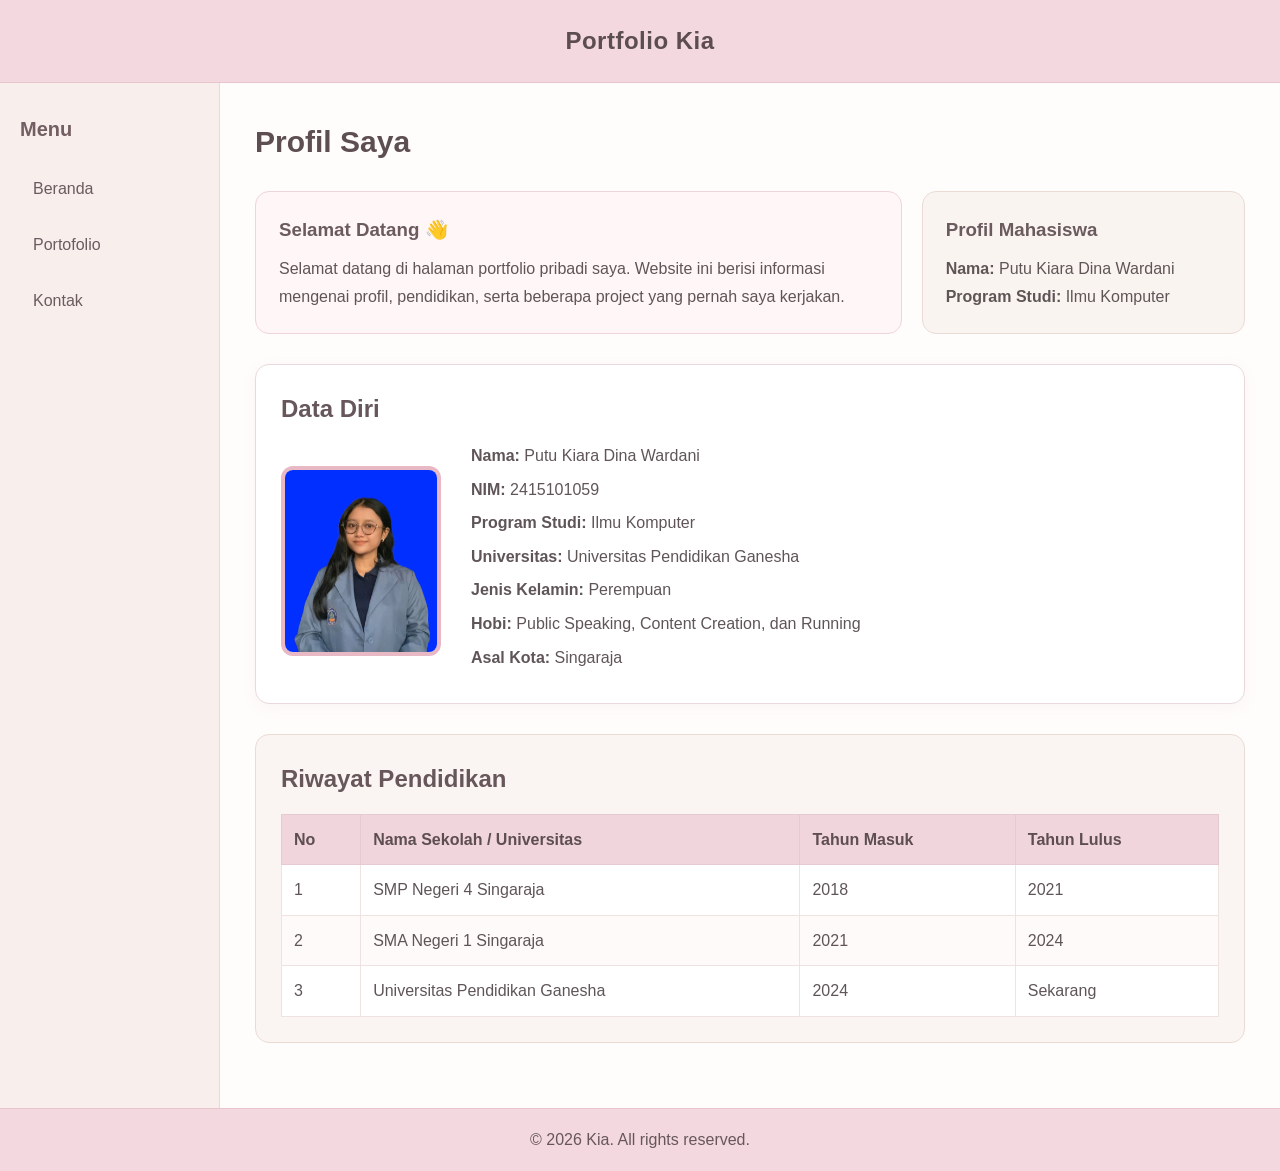
<file: index.html>
<!DOCTYPE html>
<html lang="id">

<head>
    <meta charset="UTF-8">
    <meta name="viewport" content="width=device-width, initial-scale=1.0">

    <meta name="description" content="Portfolio pribadi Kia - Mahasiswa Ilmu Komputer">
    <meta name="author" content="Kia">

    <title>Portfolio Kia</title>

    <link rel="stylesheet" href="style.css">
</head>

<body>

    <!-- Header -->
    <header>
        <h2>Portfolio Kia</h2>
    </header>


    <!-- Layout utama -->
    <div class="container">

        <!-- Sidebar / Menu -->
        <aside>
            <h3>Menu</h3>

            <ul>
                <li>
                    <a href="index.html">Beranda</a>
                </li>

                <li>
                    <a href="portfolio.html">Portofolio</a>
                </li>

                <li>
                    <a href="kontak.html">Kontak</a>
                </li>
            </ul>
        </aside>


        <!-- Isi halaman -->
        <main>

            <h1>Profil Saya</h1>

            <!-- Bagian sambutan -->
            <section class="welcome">

                <div>
                    <h3>Selamat Datang 👋</h3>

                    <p>
                        Selamat datang di halaman portfolio pribadi saya.
                        Website ini berisi informasi mengenai profil,
                        pendidikan, serta beberapa project yang pernah saya kerjakan.
                    </p>
                </div>

                <div>
                    <h3>Profil Mahasiswa</h3>

                    <p>
                        <strong>Nama:</strong> Putu Kiara Dina Wardani
                    </p>

                    <p>
                        <strong>Program Studi:</strong> Ilmu Komputer
                    </p>
                </div>

            </section>


            <!-- Data diri -->
            <section class="data-diri">

                <h2>Data Diri</h2>

                <div class="profile">

                    <!-- Foto -->
                    <div class="foto">
                        <img src="images/foto-kia.jpg" alt="Foto Kia">
                    </div>

                    <!-- Informasi -->
                    <div class="informasi">

                        <p>
                            <strong>Nama:</strong>
                            Putu Kiara Dina Wardani
                        </p>

                        <p>
                            <strong>NIM:</strong>
                            2415101059
                        </p>

                        <p>
                            <strong>Program Studi:</strong>
                            Ilmu Komputer
                        </p>

                        <p>
                            <strong>Universitas:</strong>
                            Universitas Pendidikan Ganesha
                        </p>

                        <p>
                            <strong>Jenis Kelamin:</strong>
                            Perempuan
                        </p>

                        <p>
                            <strong>Hobi:</strong>
                            Public Speaking, Content Creation, dan Running
                        </p>

                        <p>
                            <strong>Asal Kota:</strong>
                            Singaraja
                        </p>

                    </div>

                </div>

            </section>


            <!-- Riwayat Pendidikan -->
            <section class="pendidikan">

                <h2>Riwayat Pendidikan</h2>

                <table>

                    <thead>
                        <tr>
                            <th>No</th>
                            <th>Nama Sekolah / Universitas</th>
                            <th>Tahun Masuk</th>
                            <th>Tahun Lulus</th>
                        </tr>
                    </thead>

                    <tbody>

                        <tr>
                            <td>1</td>
                            <td>SMP Negeri 4 Singaraja</td>
                            <td>2018</td>
                            <td>2021</td>
                        </tr>

                        <tr>
                            <td>2</td>
                            <td>SMA Negeri 1 Singaraja</td>
                            <td>2021</td>
                            <td>2024</td>
                        </tr>

                        <tr>
                            <td>3</td>
                            <td>Universitas Pendidikan Ganesha</td>
                            <td>2024</td>
                            <td>Sekarang</td>
                        </tr>

                    </tbody>

                </table>

            </section>

        </main>

    </div>


    <!-- Footer -->
    <footer>
        <p>© 2026 Kia. All rights reserved.</p>
    </footer>

</body>

</html>
</file>
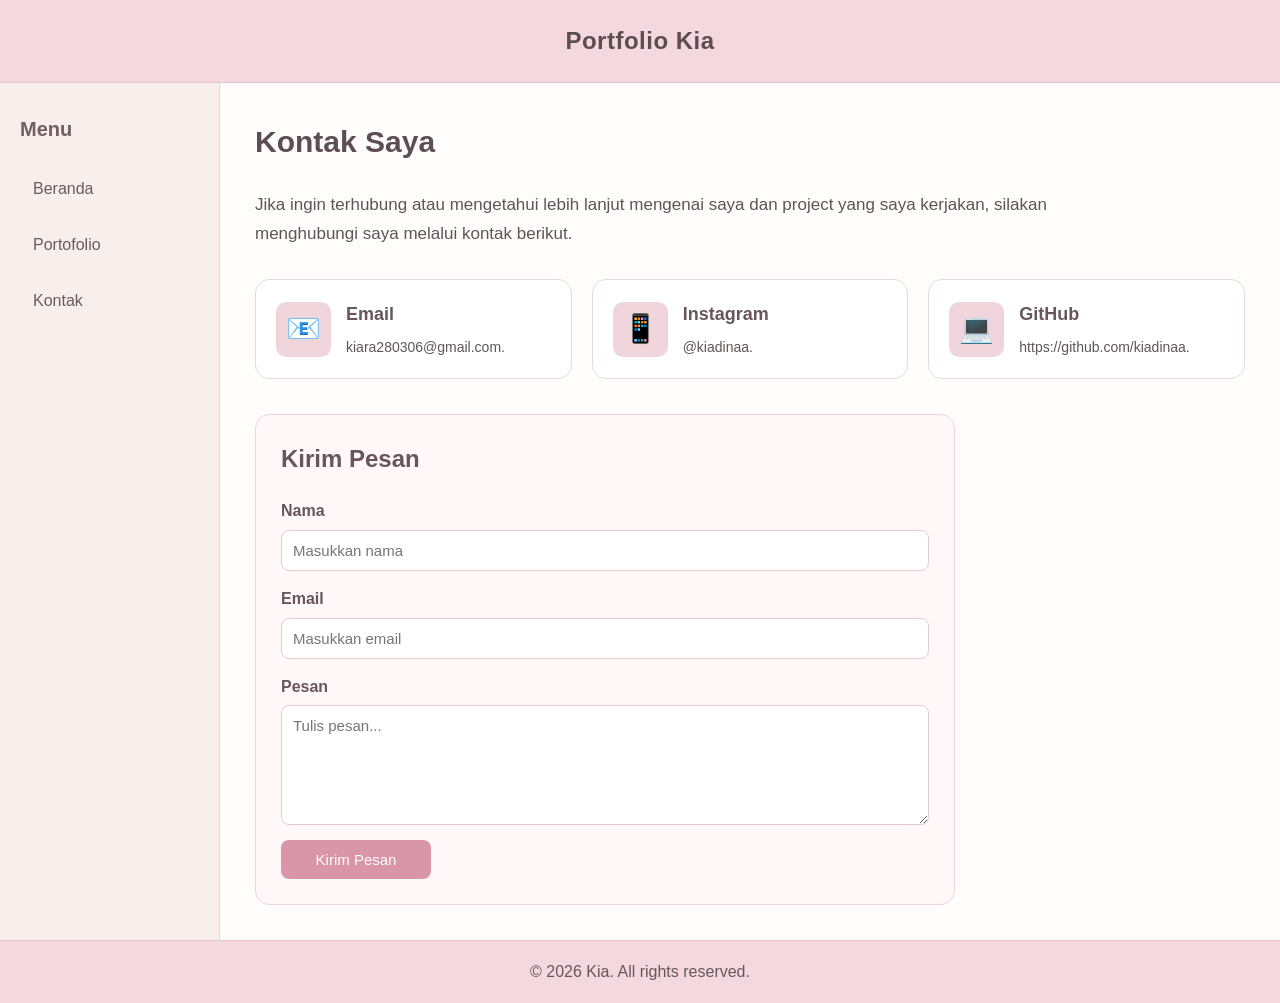
<file: kontak.html>
<!DOCTYPE html>
<html lang="id">

<head>
    <meta charset="UTF-8">
    <meta name="viewport" content="width=device-width, initial-scale=1.0">

    <meta name="description" content="Kontak Kia">
    <meta name="author" content="Kia">

    <title>Kontak - Kia</title>

    <link rel="stylesheet" href="style.css">
</head>

<body>

    <!-- Header -->
    <header>
        <h2>Portfolio Kia</h2>
    </header>


    <!-- Layout utama -->
    <div class="container">

        <!-- Sidebar -->
        <aside>
            <h3>Menu</h3>

            <ul>
                <li>
                    <a href="index.html">Beranda</a>
                </li>

                <li>
                    <a href="portfolio.html">Portofolio</a>
                </li>

                <li>
                    <a href="kontak.html">Kontak</a>
                </li>
            </ul>
        </aside>


        <!-- Isi halaman -->
        <main>

            <h1>Kontak Saya</h1>

            <p class="portfolio-intro">
                Jika ingin terhubung atau mengetahui lebih lanjut
                mengenai saya dan project yang saya kerjakan,
                silakan menghubungi saya melalui kontak berikut.
            </p>


            <!-- Informasi Kontak -->
            <section class="contact-section">

                <div class="contact-card">

                    <div class="contact-icon">
                        📧
                    </div>

                    <div>
                        <h2>Email</h2>
                        <p>kiara280306@gmail.com.</p>
                    </div>

                </div>


                <div class="contact-card">

                    <div class="contact-icon">
                        📱
                    </div>

                    <div>
                        <h2>Instagram</h2>
                        <p>@kiadinaa.</p>
                    </div>

                </div>


                <div class="contact-card">

                    <div class="contact-icon">
                        💻
                    </div>

                    <div>
                        <h2>GitHub</h2>
                        <p>https://github.com/kiadinaa.</p>
                    </div>

                </div>

            </section>


            <!-- Form Kontak -->
            <section class="contact-form">

                <h2>Kirim Pesan</h2>

                <form>

                    <label for="nama">Nama</label>
                    <input type="text" id="nama" name="nama"
                        placeholder="Masukkan nama">

                    <label for="email">Email</label>
                    <input type="email" id="email" name="email"
                        placeholder="Masukkan email">

                    <label for="pesan">Pesan</label>
                    <textarea id="pesan" name="pesan"
                        placeholder="Tulis pesan..."></textarea>

                    <button type="submit">
                        Kirim Pesan
                    </button>

                </form>

            </section>

        </main>

    </div>


    <!-- Footer -->
    <footer>
        <p>© 2026 Kia. All rights reserved.</p>
    </footer>

</body>

</html>
</file>
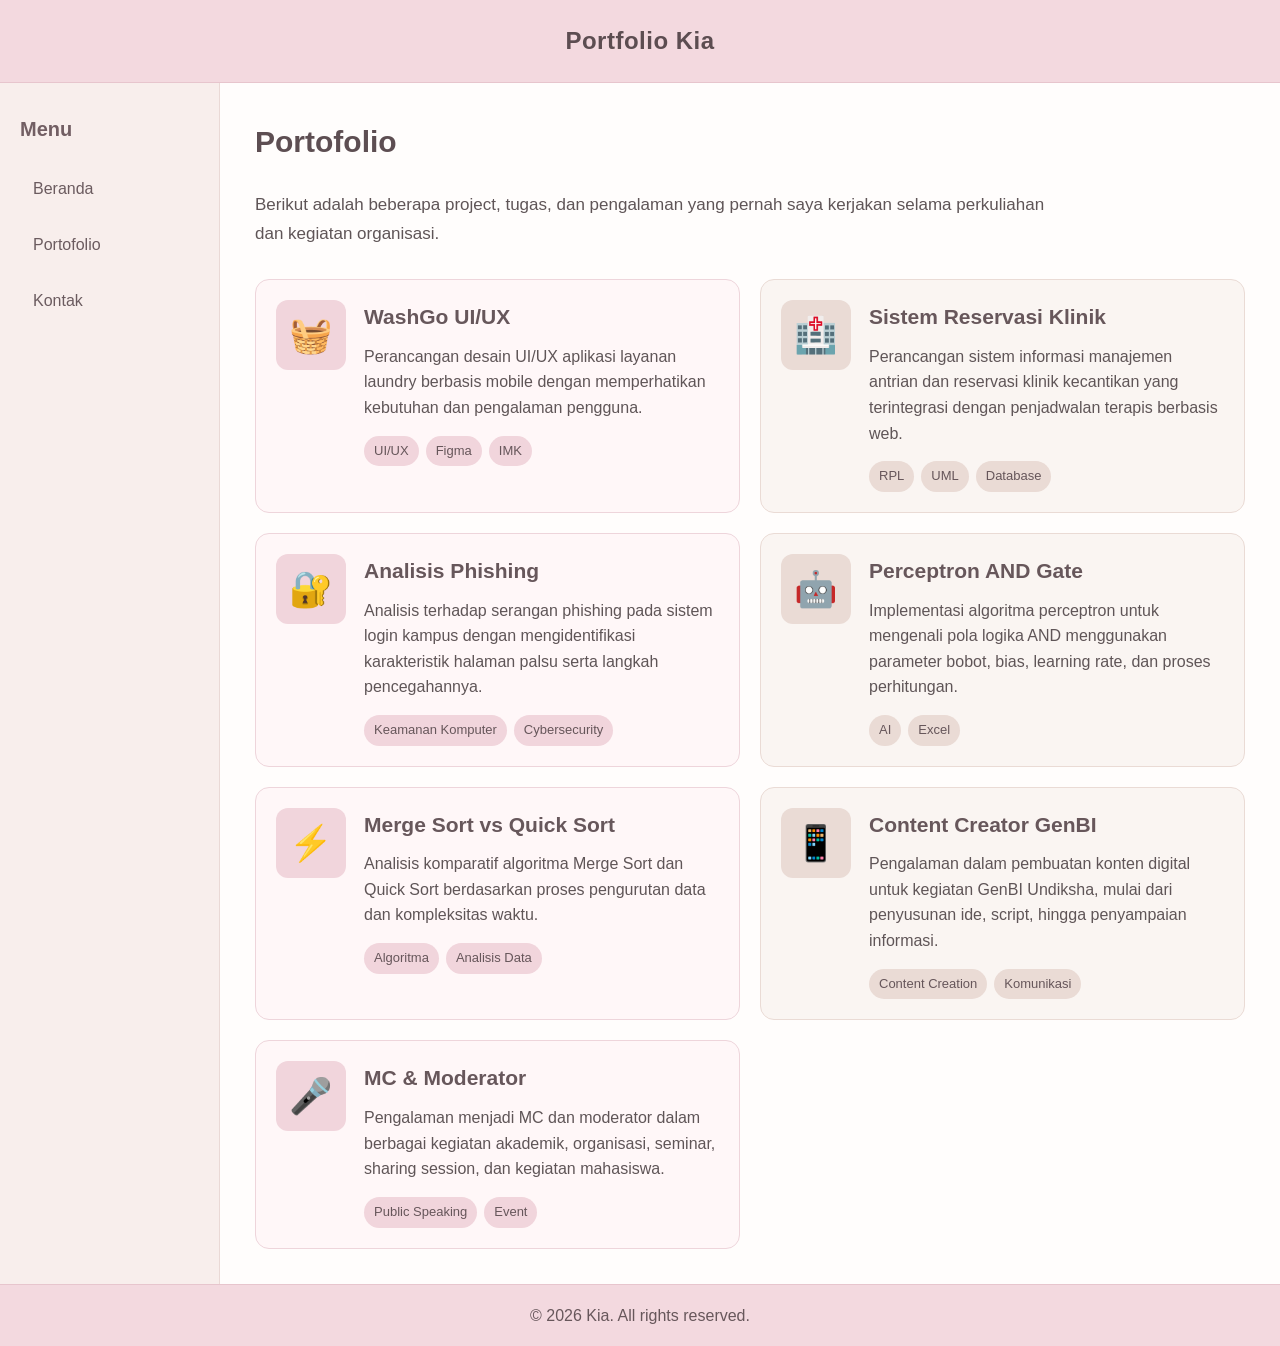
<file: portfolio.html>
<!DOCTYPE html>
<html lang="id">

<head>
    <meta charset="UTF-8">
    <meta name="viewport" content="width=device-width, initial-scale=1.0">

    <meta name="description" content="Portfolio project dan pengalaman Kia">
    <meta name="author" content="Kia">

    <title>Portofolio - Kia</title>

    <link rel="stylesheet" href="style.css">
</head>

<body>

    <!-- Header -->
    <header>
        <h2>Portfolio Kia</h2>
    </header>


    <!-- Layout utama -->
    <div class="container">

        <!-- Sidebar -->
        <aside>
            <h3>Menu</h3>

            <ul>
                <li>
                    <a href="index.html">Beranda</a>
                </li>

                <li>
                    <a href="portfolio.html">Portofolio</a>
                </li>

                <li>
                    <a href="kontak.html">Kontak</a>
                </li>
            </ul>
        </aside>


        <!-- Isi halaman -->
        <main>

            <h1>Portofolio</h1>

            <p class="portfolio-intro">
                Berikut adalah beberapa project, tugas, dan pengalaman
                yang pernah saya kerjakan selama perkuliahan dan kegiatan organisasi.
            </p>


            <!-- Daftar Project -->
            <section class="project-grid">


                <!-- Project 1 -->
                <div class="project-card">

                    <div class="project-icon">
                        🧺
                    </div>

                    <div class="project-content">

                        <h2>WashGo UI/UX</h2>

                        <p>
                            Perancangan desain UI/UX aplikasi layanan laundry
                            berbasis mobile dengan memperhatikan kebutuhan dan
                            pengalaman pengguna.
                        </p>

                        <div class="project-tags">
                            <span>UI/UX</span>
                            <span>Figma</span>
                            <span>IMK</span>
                        </div>

                    </div>

                </div>


                <!-- Project 2 -->
                <div class="project-card">

                    <div class="project-icon">
                        🏥
                    </div>

                    <div class="project-content">

                        <h2>Sistem Reservasi Klinik</h2>

                        <p>
                            Perancangan sistem informasi manajemen antrian dan
                            reservasi klinik kecantikan yang terintegrasi dengan
                            penjadwalan terapis berbasis web.
                        </p>

                        <div class="project-tags">
                            <span>RPL</span>
                            <span>UML</span>
                            <span>Database</span>
                        </div>

                    </div>

                </div>


                <!-- Project 3 -->
                <div class="project-card">

                    <div class="project-icon">
                        🔐
                    </div>

                    <div class="project-content">

                        <h2>Analisis Phishing</h2>

                        <p>
                            Analisis terhadap serangan phishing pada sistem
                            login kampus dengan mengidentifikasi karakteristik
                            halaman palsu serta langkah pencegahannya.
                        </p>

                        <div class="project-tags">
                            <span>Keamanan Komputer</span>
                            <span>Cybersecurity</span>
                        </div>

                    </div>

                </div>


                <!-- Project 4 -->
                <div class="project-card">

                    <div class="project-icon">
                        🤖
                    </div>

                    <div class="project-content">

                        <h2>Perceptron AND Gate</h2>

                        <p>
                            Implementasi algoritma perceptron untuk mengenali
                            pola logika AND menggunakan parameter bobot,
                            bias, learning rate, dan proses perhitungan.
                        </p>

                        <div class="project-tags">
                            <span>AI</span>
                            <span>Excel</span>
                        </div>

                    </div>

                </div>


                <!-- Project 5 -->
                <div class="project-card">

                    <div class="project-icon">
                        ⚡
                    </div>

                    <div class="project-content">

                        <h2>Merge Sort vs Quick Sort</h2>

                        <p>
                            Analisis komparatif algoritma Merge Sort dan
                            Quick Sort berdasarkan proses pengurutan data
                            dan kompleksitas waktu.
                        </p>

                        <div class="project-tags">
                            <span>Algoritma</span>
                            <span>Analisis Data</span>
                        </div>

                    </div>

                </div>


                <!-- Project 6 -->
                <div class="project-card">

                    <div class="project-icon">
                        📱
                    </div>

                    <div class="project-content">

                        <h2>Content Creator GenBI</h2>

                        <p>
                            Pengalaman dalam pembuatan konten digital untuk
                            kegiatan GenBI Undiksha, mulai dari penyusunan
                            ide, script, hingga penyampaian informasi.
                        </p>

                        <div class="project-tags">
                            <span>Content Creation</span>
                            <span>Komunikasi</span>
                        </div>

                    </div>

                </div>


                <!-- Project 7 -->
                <div class="project-card">

                    <div class="project-icon">
                        🎤
                    </div>

                    <div class="project-content">

                        <h2>MC & Moderator</h2>

                        <p>
                            Pengalaman menjadi MC dan moderator dalam berbagai
                            kegiatan akademik, organisasi, seminar, sharing
                            session, dan kegiatan mahasiswa.
                        </p>

                        <div class="project-tags">
                            <span>Public Speaking</span>
                            <span>Event</span>
                        </div>

                    </div>

                </div>


            </section>

        </main>

    </div>


    <!-- Footer -->
    <footer>
        <p>© 2026 Kia. All rights reserved.</p>
    </footer>

</body>

</html>
</file>
<file: style.css>
* {
    margin: 0;
    padding: 0;
    box-sizing: border-box;
}

/* BODY */
body {
    font-family: Arial, sans-serif;
    background-color: #fcf8f7;
    color: #5f5557;
    line-height: 1.6;
}

/* =================================
   HEADER
   ================================= */

header {
    background-color: #f3d9df;
    color: #5c4d51;
    padding: 22px 30px;
    text-align: center;
    border-bottom: 1px solid #e7c5cd;
}

header h2 {
    margin: 0;
    font-size: 24px;
    letter-spacing: 0.5px;
}

/* =================================
   LAYOUT
   ================================= */

.container {
    display: flex;
    min-height: calc(100vh - 140px);
}

/* =================================
   SIDEBAR
   ================================= */

aside {
    width: 220px;
    background-color: #f8eeec;
    padding: 30px 20px;
    border-right: 1px solid #ead9d6;
}

aside h3 {
    color: #725e63;
    margin-bottom: 20px;
    font-size: 20px;
}

aside ul {
    list-style: none;
}

aside ul li {
    margin-bottom: 8px;
}

aside ul li a {
    display: block;
    text-decoration: none;
    color: #6b5b5f;
    padding: 11px 13px;
    border-radius: 9px;
    transition: 0.3s;
}

aside ul li a:hover {
    background-color: #e9b8c5;
    color: #ffffff;
}

/* =================================
   MAIN
   ================================= */

main {
    flex: 1;
    background-color: #fffdfc;
    padding: 35px;
}

main h1 {
    color: #5d4e52;
    margin-bottom: 25px;
    font-size: 30px;
}

main h2 {
    color: #67575b;
    margin-bottom: 15px;
}

main h3 {
    color: #6b5b5f;
}

/* =================================
   WELCOME
   ================================= */

.welcome {
    display: grid;
    grid-template-columns: 2fr 1fr;
    gap: 20px;
    margin-bottom: 30px;
}

.welcome > div {
    background-color: #fff6f7;
    border: 1px solid #eed5db;
    border-radius: 14px;
    padding: 23px;
}

.welcome > div:nth-child(2) {
    background-color: #faf4f1;
    border: 1px solid #eadbd5;
}

.welcome h3 {
    margin-bottom: 10px;
}

.welcome p {
    line-height: 1.7;
}

/* =================================
   DATA DIRI
   ================================= */

.data-diri {
    background-color: #ffffff;
    border: 1px solid #ead9dc;
    border-radius: 14px;
    padding: 25px;
    margin-bottom: 30px;
    box-shadow: 0 4px 15px rgba(130, 100, 105, 0.06);
}

.profile {
    display: flex;
    align-items: center;
    gap: 30px;
}

.foto {
    flex-shrink: 0;
}

.foto img {
    width: 160px;
    height: 190px;
    object-fit: cover;
    border-radius: 12px;
    border: 4px solid #e9b8c5;
    display: block;
}

.informasi {
    flex: 1;
}

.informasi p {
    margin-bottom: 8px;
}

/* =================================
   PENDIDIKAN
   ================================= */

.pendidikan {
    background-color: #faf5f2;
    border: 1px solid #eadbd5;
    border-radius: 14px;
    padding: 25px;
    margin-bottom: 30px;
}

.pendidikan table {
    width: 100%;
    border-collapse: collapse;
    margin-top: 15px;
    background-color: #ffffff;
}

.pendidikan th {
    background-color: #f1d5dc;
    color: #5d4e52;
    padding: 12px;
    border: 1px solid #e5cbd1;
    text-align: left;
}

.pendidikan td {
    padding: 12px;
    border: 1px solid #eee3e1;
}

.pendidikan tr:nth-child(even) {
    background-color: #fffafa;
}

/* =================================
   PORTFOLIO
   ================================= */

.portfolio-intro {
    font-size: 17px;
    line-height: 1.7;
    max-width: 800px;
    margin-bottom: 30px;
}

.project-grid {
    display: grid;
    grid-template-columns: repeat(2, 1fr);
    gap: 20px;
}

.project-card {
    background-color: #fff7f8;
    border: 1px solid #eed5db;
    border-radius: 14px;
    padding: 20px;
    display: flex;
    gap: 18px;
    transition: 0.3s;
}

.project-card:nth-child(even) {
    background-color: #faf5f2;
    border-color: #eadbd5;
}

.project-card:hover {
    transform: translateY(-5px);
    box-shadow: 0 8px 20px rgba(130, 100, 105, 0.10);
}

.project-icon {
    width: 70px;
    height: 70px;
    background-color: #f1d5dc;
    border-radius: 12px;
    display: flex;
    align-items: center;
    justify-content: center;
    font-size: 35px;
    flex-shrink: 0;
}

.project-card:nth-child(even) .project-icon {
    background-color: #eadbd5;
}

.project-content {
    flex: 1;
}

.project-content h2 {
    margin-top: 0;
    margin-bottom: 10px;
    font-size: 21px;
}

.project-content p {
    line-height: 1.6;
    margin-bottom: 15px;
}

.project-tags {
    display: flex;
    flex-wrap: wrap;
    gap: 7px;
}

.project-tags span {
    background-color: #f1d5dc;
    color: #66565a;
    padding: 5px 10px;
    border-radius: 20px;
    font-size: 13px;
}

.project-card:nth-child(even) .project-tags span {
    background-color: #eadbd5;
}

/* =================================
   CONTACT
   ================================= */

.contact-section {
    display: grid;
    grid-template-columns: repeat(3, 1fr);
    gap: 20px;
    margin-top: 25px;
    margin-bottom: 35px;
}

.contact-card {
    background-color: #ffffff;
    border: 1px solid #ead9dc;
    border-radius: 14px;
    padding: 20px;
    display: flex;
    align-items: center;
    gap: 15px;
    transition: 0.3s;
}

.contact-card:hover {
    transform: translateY(-5px);
    box-shadow: 0 8px 18px rgba(130, 100, 105, 0.10);
}

.contact-icon {
    width: 55px;
    height: 55px;
    background-color: #f1d5dc;
    border-radius: 10px;
    display: flex;
    align-items: center;
    justify-content: center;
    font-size: 28px;
    flex-shrink: 0;
}

.contact-card h2 {
    margin: 0 0 8px 0;
    font-size: 18px;
}

.contact-card p {
    margin: 0;
    line-height: 1.5;
    font-size: 14px;
}

/* =================================
   CONTACT FORM
   ================================= */

.contact-form {
    background-color: #fff7f8;
    border: 1px solid #eed5db;
    border-radius: 14px;
    padding: 25px;
    max-width: 700px;
}

.contact-form h2 {
    margin-top: 0;
    margin-bottom: 20px;
}

.contact-form form {
    display: flex;
    flex-direction: column;
}

.contact-form label {
    margin-bottom: 6px;
    font-weight: bold;
    color: #67575b;
}

.contact-form input,
.contact-form textarea {
    font-family: Arial, sans-serif;
    font-size: 15px;
    padding: 11px;
    border: 1px solid #e5cbd1;
    border-radius: 8px;
    margin-bottom: 15px;
    outline: none;
    background-color: #ffffff;
}

.contact-form input:focus,
.contact-form textarea:focus {
    border-color: #d996a8;
}

.contact-form textarea {
    min-height: 120px;
    resize: vertical;
}

.contact-form button {
    width: 150px;
    background-color: #d996a8;
    color: #ffffff;
    border: none;
    border-radius: 8px;
    padding: 11px 15px;
    font-size: 15px;
    cursor: pointer;
    transition: 0.3s;
}

.contact-form button:hover {
    background-color: #c67f94;
}

/* =================================
   FOOTER
   ================================= */

footer {
    background-color: #f3d9df;
    color: #67575b;
    text-align: center;
    padding: 18px;
    border-top: 1px solid #e7c5cd;
}

footer p {
    margin: 0;
}

/* =================================
   RESPONSIVE
   ================================= */

@media (max-width: 900px) {

    .container {
        flex-direction: column;
    }

    aside {
        width: 100%;
        border-right: none;
        border-bottom: 1px solid #ead9d6;
    }

    aside ul {
        display: flex;
        gap: 8px;
        flex-wrap: wrap;
    }

    aside ul li {
        margin-bottom: 0;
    }

    .welcome {
        grid-template-columns: 1fr;
    }

    .project-grid {
        grid-template-columns: 1fr;
    }

    .contact-section {
        grid-template-columns: 1fr;
    }
}

/* MOBILE */

@media (max-width: 600px) {

    main {
        padding: 20px;
    }

    main h1 {
        font-size: 25px;
    }

    .profile {
        flex-direction: column;
        align-items: flex-start;
    }

    .foto img {
        width: 140px;
        height: 170px;
    }

    .project-card {
        flex-direction: column;
    }

    .project-icon {
        width: 60px;
        height: 60px;
    }

    .pendidikan {
        overflow-x: auto;
    }

    .pendidikan table {
        min-width: 600px;
    }
}
</file>
